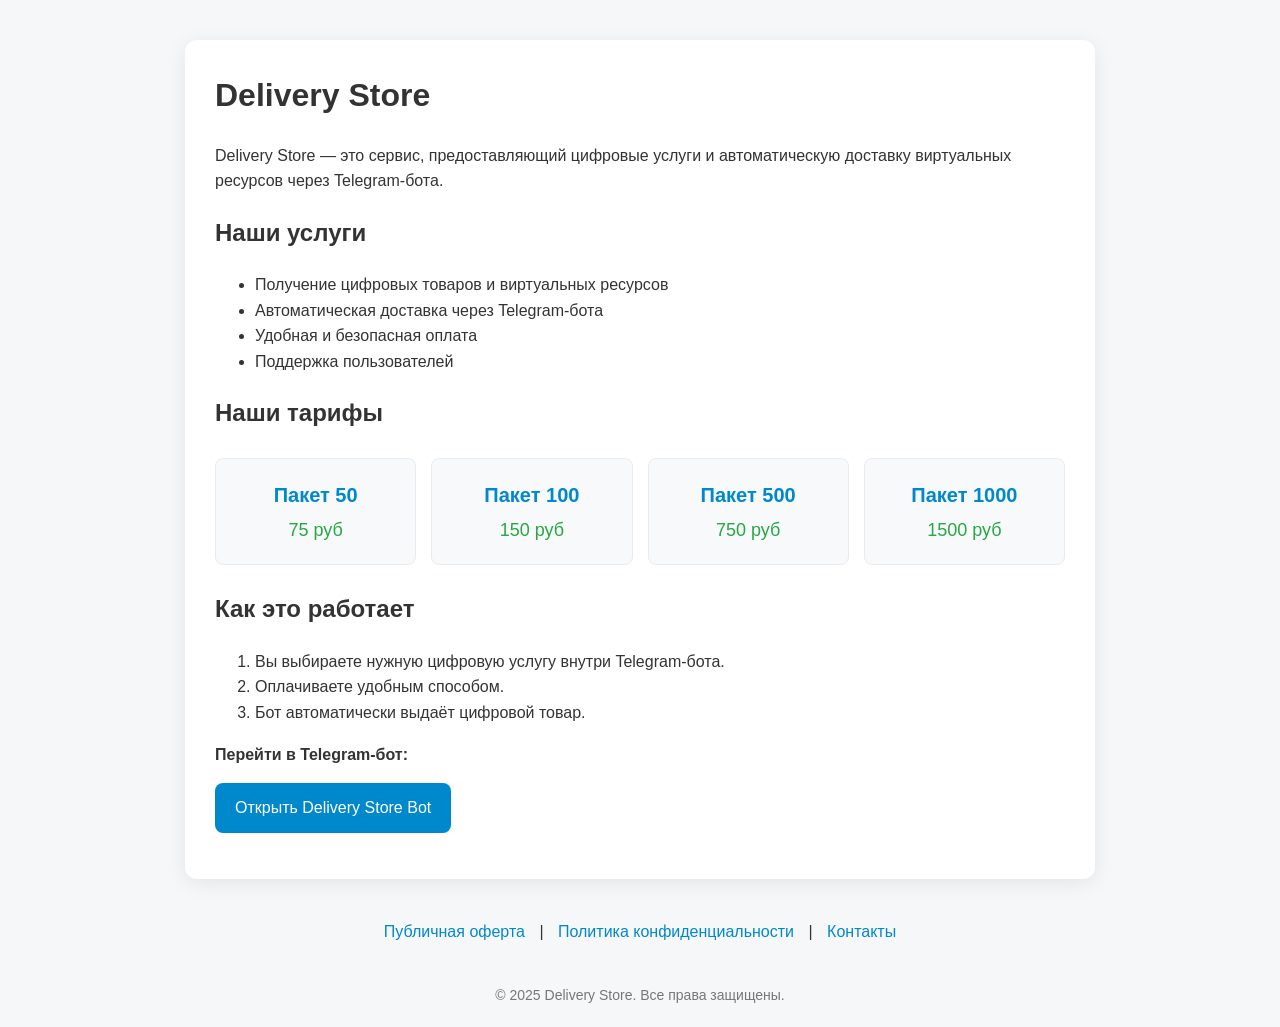
<file: index.html>
<!DOCTYPE html>
<html lang="ru">
<head>
    <meta charset="UTF-8">
    <title>Delivery Store — Цифровые услуги</title>
    <meta name="viewport" content="width=device-width, initial-scale=1.0">
    <style>
        body {
            font-family: Arial, sans-serif;
            background: #f6f7f9;
            margin: 0;
            padding: 0;
            line-height: 1.6;
            color: #333;
        }
        .container {
            max-width: 850px;
            margin: 40px auto;
            padding: 30px;
            background: #ffffff;
            border-radius: 12px;
            box-shadow: 0 4px 20px rgba(0,0,0,0.08);
        }
        h1 {
            margin-top: 0;
        }
        .btn {
            display: inline-block;
            background: #0088cc;
            color: #fff;
            padding: 12px 20px;
            text-decoration: none;
            border-radius: 8px;
            font-size: 16px;
        }
        footer {
            text-align: center;
            margin: 40px 0 20px 0;
            color: #777;
            font-size: 14px;
        }
        nav {
            text-align: center;
            margin-top: 20px;
        }
        nav a {
            color: #0088cc;
            margin: 0 10px;
            text-decoration: none;
        }
        .pricing {
            display: grid;
            grid-template-columns: repeat(auto-fit, minmax(200px, 1fr));
            gap: 15px;
            margin: 25px 0;
        }
        .price-item {
            background: #f8f9fa;
            padding: 20px;
            border-radius: 8px;
            text-align: center;
            border: 1px solid #e9ecef;
        }
        .price-amount {
            font-size: 20px;
            font-weight: bold;
            color: #0088cc;
            margin-bottom: 5px;
        }
        .price-cost {
            font-size: 18px;
            color: #28a745;
        }
    </style>
</head>
<body>

<div class="container">
    <h1>Delivery Store</h1>
    <p>Delivery Store — это сервис, предоставляющий цифровые услуги и автоматическую доставку виртуальных ресурсов через Telegram-бота.</p>

    <h2>Наши услуги</h2>
    <ul>
        <li>Получение цифровых товаров и виртуальных ресурсов</li>
        <li>Автоматическая доставка через Telegram-бота</li>
        <li>Удобная и безопасная оплата</li>
        <li>Поддержка пользователей</li>
    </ul>

    <h2>Наши тарифы</h2>
    <div class="pricing">
        <div class="price-item">
            <div class="price-amount">Пакет 50</div>
            <div class="price-cost">75 руб</div>
        </div>
        <div class="price-item">
            <div class="price-amount">Пакет 100</div>
            <div class="price-cost">150 руб</div>
        </div>
        <div class="price-item">
            <div class="price-amount">Пакет 500</div>
            <div class="price-cost">750 руб</div>
        </div>
        <div class="price-item">
            <div class="price-amount">Пакет 1000</div>
            <div class="price-cost">1500 руб</div>
        </div>
    </div>

    <h2>Как это работает</h2>
    <ol>
        <li>Вы выбираете нужную цифровую услугу внутри Telegram-бота.</li>
        <li>Оплачиваете удобным способом.</li>
        <li>Бот автоматически выдаёт цифровой товар.</li>
    </ol>

    <p><strong>Перейти в Telegram-бот:</strong></p>
    <p>
        <a class="btn" href="https://t.me/Deliverystars_bot" target="_blank">Открыть Delivery Store Bot</a>
    </p>
</div>

<nav>
    <a href="offer.html">Публичная оферта</a> |
    <a href="privacy.html">Политика конфиденциальности</a> |
    <a href="contacts.html">Контакты</a>
</nav>

<footer>© 2025 Delivery Store. Все права защищены.</footer>

</body>
</html>
</file>
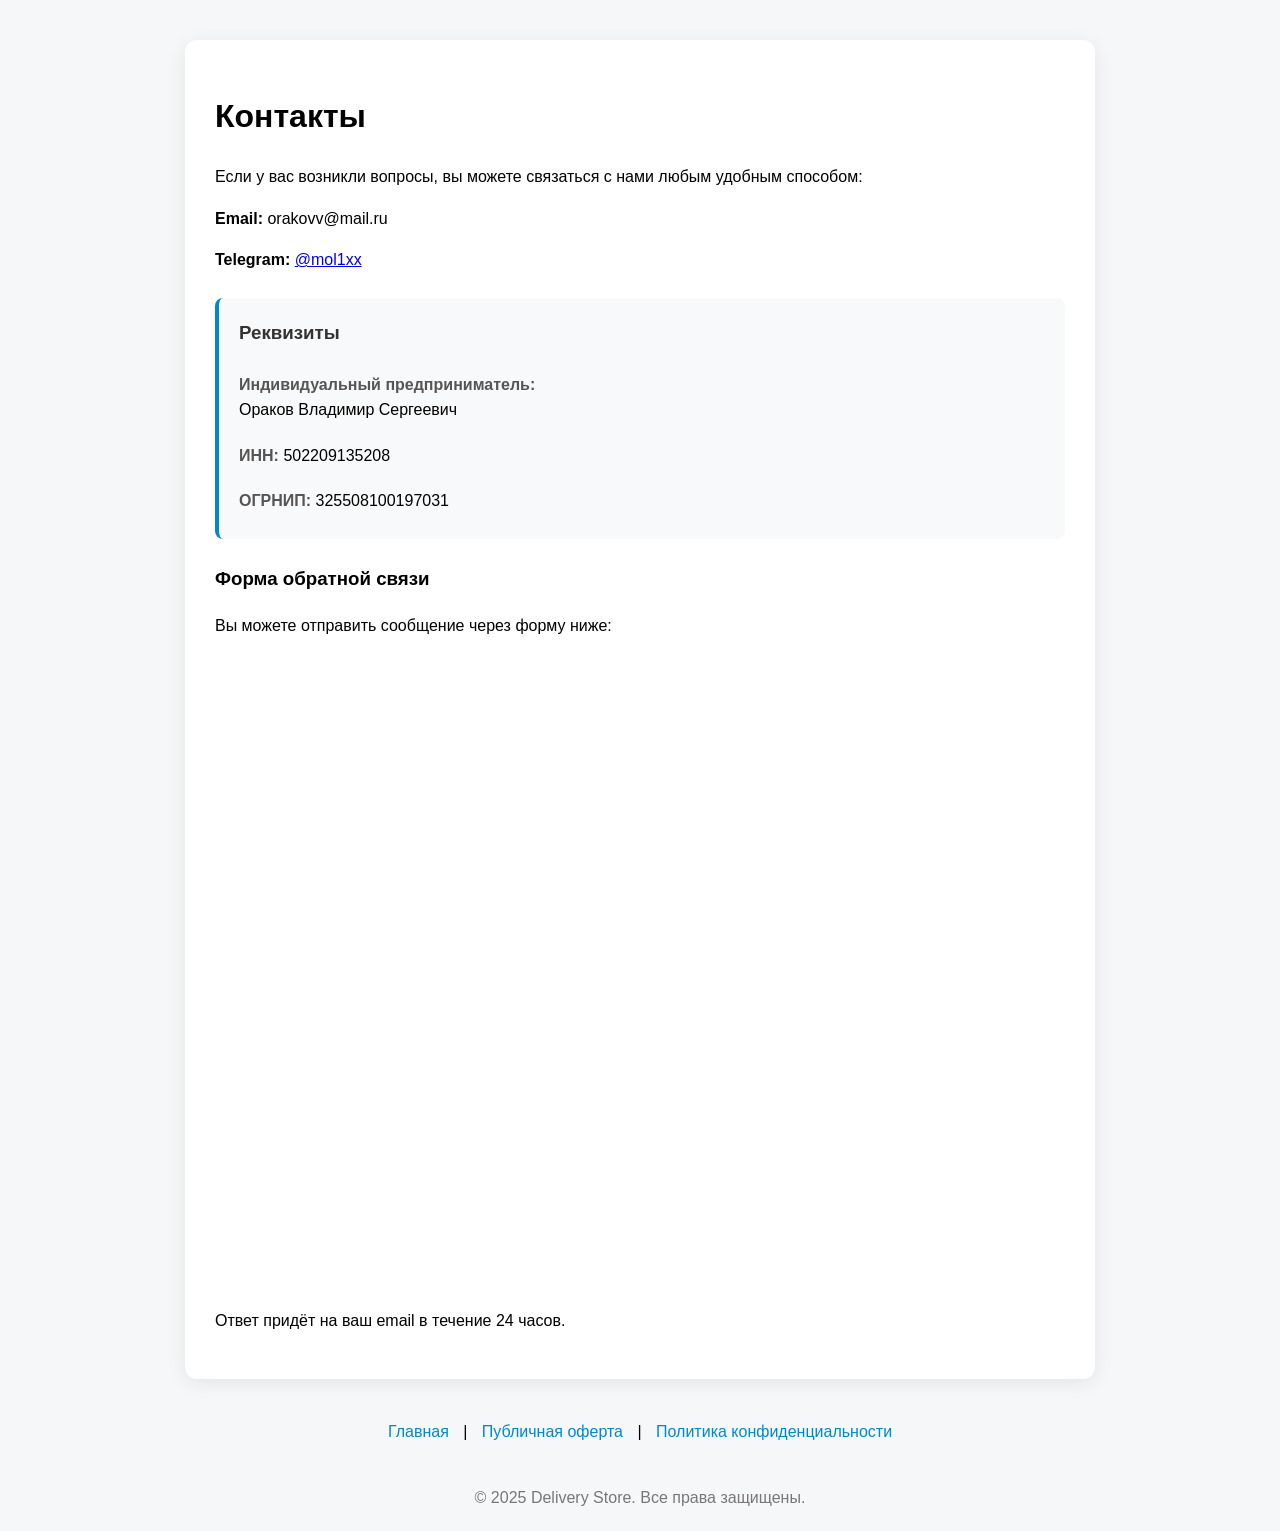
<file: contacts.html>
<!DOCTYPE html>
<html lang="ru">
<head>
    <meta charset="UTF-8">
    <title>Контакты — Delivery Store</title>
    <meta name="viewport" content="width=device-width, initial-scale=1.0">
    <style>
        body { 
            font-family: Arial, sans-serif; 
            background: #f6f7f9; 
            margin:0; 
            padding:0; 
            line-height: 1.6;
        }
        .container {
            max-width: 850px; 
            margin: 40px auto; 
            padding: 30px;
            background: #fff; 
            border-radius: 12px; 
            box-shadow: 0 4px 20px rgba(0,0,0,0.08);
        }
        nav a { 
            margin: 0 10px; 
            color: #0088cc; 
            text-decoration:none; 
        }
        footer { 
            text-align:center; 
            margin:40px 0 20px; 
            color:#777; 
        }
        .business-info {
            background: #f8f9fa;
            padding: 20px;
            border-radius: 8px;
            margin: 25px 0;
            border-left: 4px solid #0088cc;
        }
        .business-info h3 {
            margin-top: 0;
            color: #333;
        }
        .business-details {
            display: grid;
            grid-template-columns: 1fr;
            gap: 10px;
        }
        .business-item {
            padding: 5px 0;
        }
        .business-label {
            font-weight: bold;
            color: #555;
        }
        iframe {
            width: 100%;
            height: 600px;
            border: none;
            border-radius: 8px;
            margin: 15px 0;
        }
    </style>
</head>
<body>

<div class="container">
    <h1>Контакты</h1>

    <p>Если у вас возникли вопросы, вы можете связаться с нами любым удобным способом:</p>

    <p><strong>Email:</strong> orakovv@mail.ru</p>
    <p><strong>Telegram:</strong> <a href="https://t.me/Deliverystars_bot" target="_blank">@mol1xx</a></p>

    <div class="business-info">
        <h3>Реквизиты</h3>
        <div class="business-details">
            <div class="business-item">
                <span class="business-label">Индивидуальный предприниматель:</span><br>
                Ораков Владимир Сергеевич
            </div>
            <div class="business-item">
                <span class="business-label">ИНН:</span> 502209135208
            </div>
            <div class="business-item">
                <span class="business-label">ОГРНИП:</span> 325508100197031
            </div>
        </div>
    </div>

    <h3>Форма обратной связи</h3>
    <p>Вы можете отправить сообщение через форму ниже:</p>

    <iframe src="https://docs.google.com/forms/d/e/1FAIpQLSf2yZDWJY6uURqmAOpDiWgWT4btwm_feb30k92fAqfqjBQppw/viewform?usp=dialog">Загрузка…</iframe>

    <p>Ответ придёт на ваш email в течение 24 часов.</p>
</div>

<nav style="text-align:center;">
    <a href="index.html">Главная</a> |
    <a href="offer.html">Публичная оферта</a> |
    <a href="privacy.html">Политика конфиденциальности</a>
</nav>

<footer>© 2025 Delivery Store. Все права защищены.</footer>

</body>
</html>
</file>
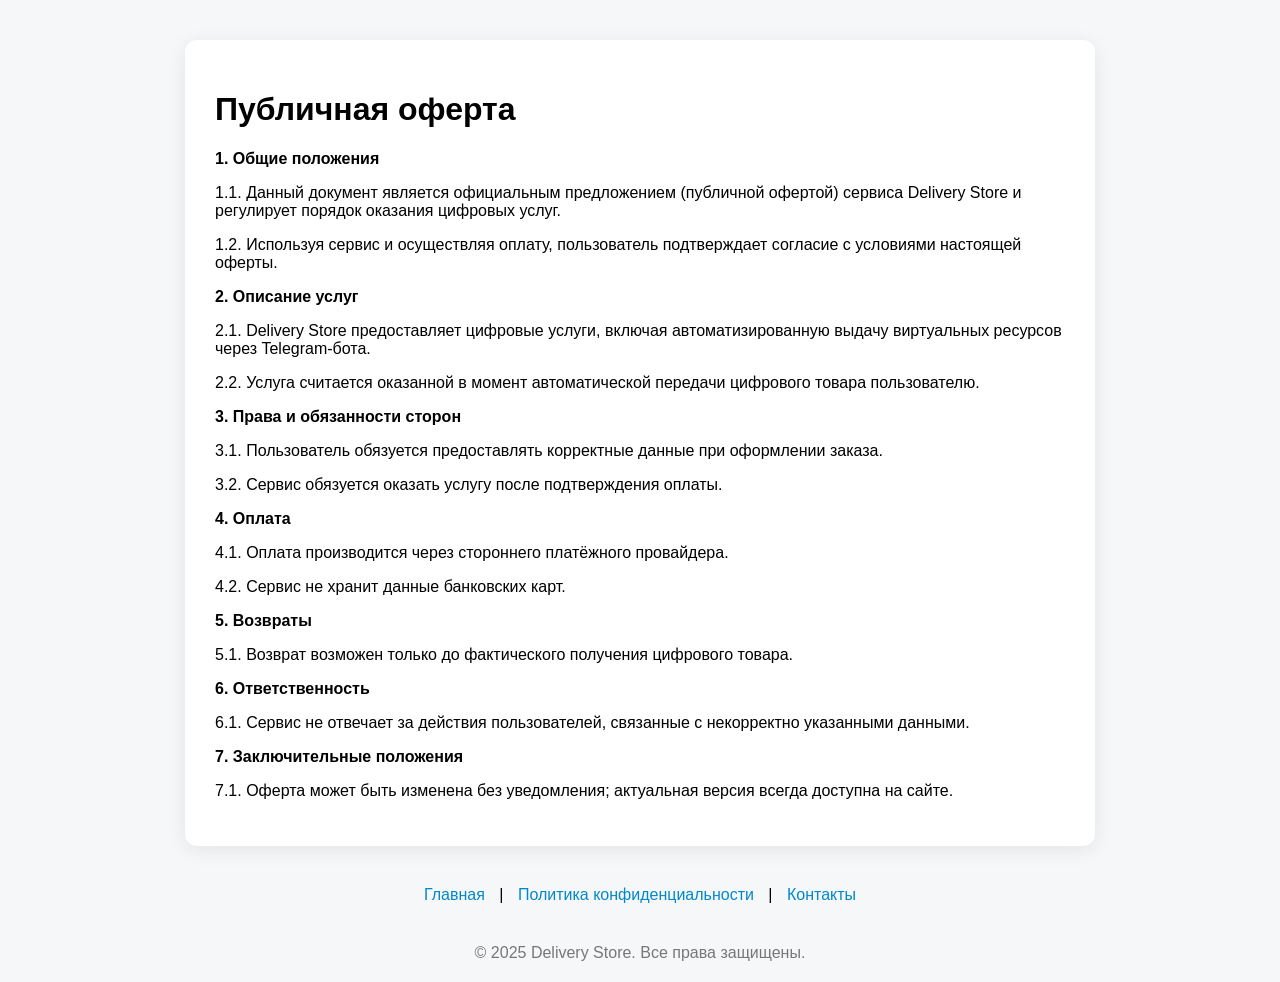
<file: offer.html>
<!DOCTYPE html>
<html lang="ru">
<head>
    <meta charset="UTF-8">
    <title>Публичная оферта — Delivery Store</title>
    <meta name="viewport" content="width=device-width, initial-scale=1.0">
    <style>
        body { font-family: Arial, sans-serif; background:#f6f7f9; margin:0; padding:0; }
        .container {
            max-width:850px; margin:40px auto; padding:30px;
            background:#fff; border-radius:12px; box-shadow:0 4px 20px rgba(0,0,0,0.08);
        }
        nav a { margin:0 10px; color:#0088cc; text-decoration:none; }
        footer { text-align:center; margin:40px 0 20px; color:#777; }
    </style>
</head>
<body>

<div class="container">
<h1>Публичная оферта</h1>

<p><strong>1. Общие положения</strong></p>
<p>1.1. Данный документ является официальным предложением (публичной офертой) сервиса Delivery Store и регулирует порядок оказания цифровых услуг.</p>
<p>1.2. Используя сервис и осуществляя оплату, пользователь подтверждает согласие с условиями настоящей оферты.</p>

<p><strong>2. Описание услуг</strong></p>
<p>2.1. Delivery Store предоставляет цифровые услуги, включая автоматизированную выдачу виртуальных ресурсов через Telegram-бота.</p>
<p>2.2. Услуга считается оказанной в момент автоматической передачи цифрового товара пользователю.</p>

<p><strong>3. Права и обязанности сторон</strong></p>
<p>3.1. Пользователь обязуется предоставлять корректные данные при оформлении заказа.</p>
<p>3.2. Сервис обязуется оказать услугу после подтверждения оплаты.</p>

<p><strong>4. Оплата</strong></p>
<p>4.1. Оплата производится через стороннего платёжного провайдера.</p>
<p>4.2. Сервис не хранит данные банковских карт.</p>

<p><strong>5. Возвраты</strong></p>
<p>5.1. Возврат возможен только до фактического получения цифрового товара.</p>

<p><strong>6. Ответственность</strong></p>
<p>6.1. Сервис не отвечает за действия пользователей, связанные с некорректно указанными данными.</p>

<p><strong>7. Заключительные положения</strong></p>
<p>7.1. Оферта может быть изменена без уведомления; актуальная версия всегда доступна на сайте.</p>

</div>

<nav style="text-align:center;">
    <a href="index.html">Главная</a> |
    <a href="privacy.html">Политика конфиденциальности</a> |
    <a href="contacts.html">Контакты</a>
</nav>

<footer>© 2025 Delivery Store. Все права защищены.</footer>

</body>
</html>
</file>
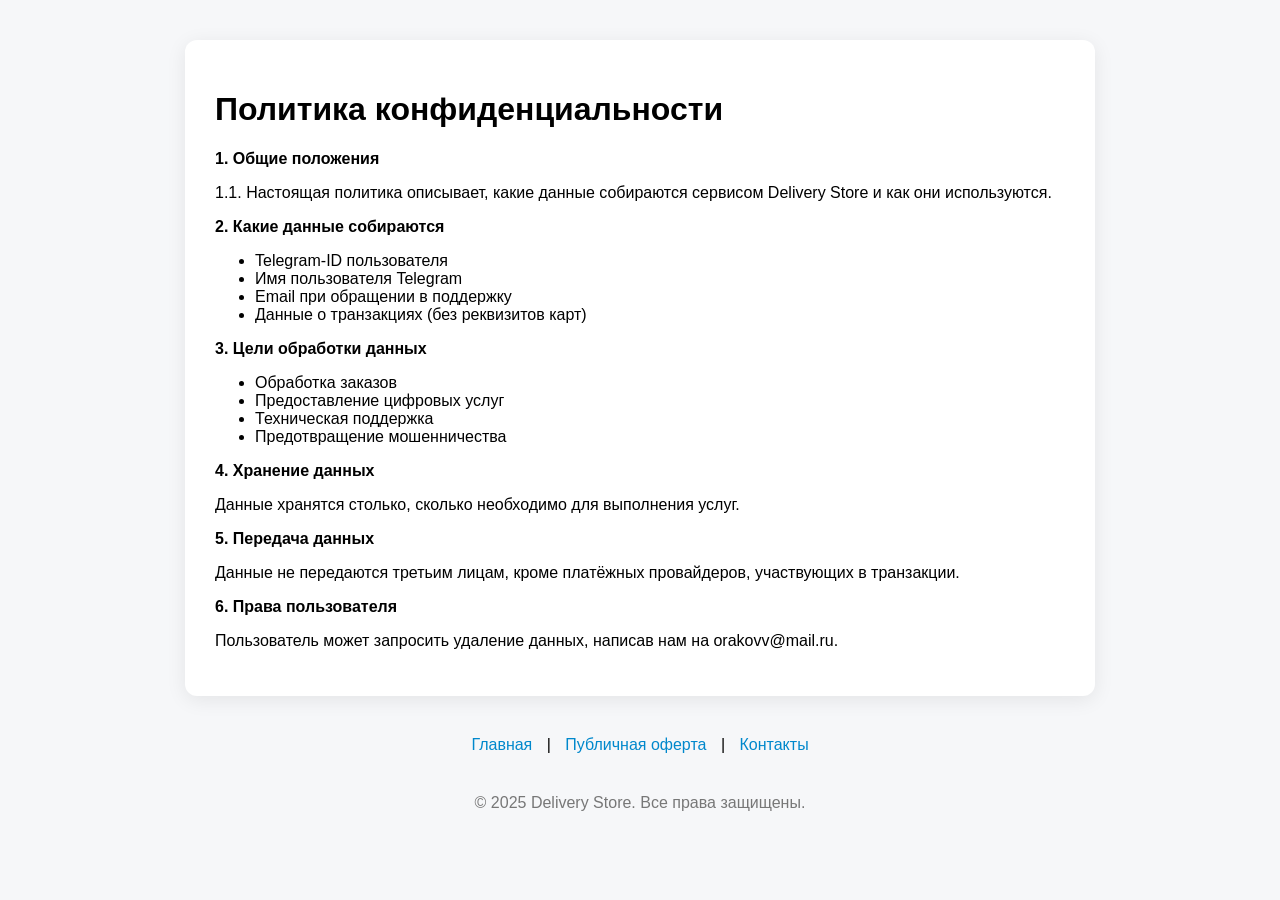
<file: privacy.html>
<!DOCTYPE html>
<html lang="ru">
<head>
    <meta charset="UTF-8">
    <title>Политика конфиденциальности — Delivery Store</title>
    <meta name="viewport" content="width=device-width, initial-scale=1.0">
    <style>
        body { font-family:Arial, sans-serif; background:#f6f7f9; margin:0; padding:0; }
        .container {
            max-width:850px; margin:40px auto; padding:30px;
            background:#fff; border-radius:12px; box-shadow:0 4px 20px rgba(0,0,0,0.08);
        }
        nav a { margin:0 10px; color:#0088cc; text-decoration:none; }
        footer { text-align:center; margin:40px 0 20px; color:#777; }
    </style>
</head>
<body>

<div class="container">
    <h1>Политика конфиденциальности</h1>

    <p><strong>1. Общие положения</strong></p>
    <p>1.1. Настоящая политика описывает, какие данные собираются сервисом Delivery Store и как они используются.</p>

    <p><strong>2. Какие данные собираются</strong></p>
    <ul>
        <li>Telegram-ID пользователя</li>
        <li>Имя пользователя Telegram</li>
        <li>Email при обращении в поддержку</li>
        <li>Данные о транзакциях (без реквизитов карт)</li>
    </ul>

    <p><strong>3. Цели обработки данных</strong></p>
    <ul>
        <li>Обработка заказов</li>
        <li>Предоставление цифровых услуг</li>
        <li>Техническая поддержка</li>
        <li>Предотвращение мошенничества</li>
    </ul>

    <p><strong>4. Хранение данных</strong></p>
    <p>Данные хранятся столько, сколько необходимо для выполнения услуг.</p>

    <p><strong>5. Передача данных</strong></p>
    <p>Данные не передаются третьим лицам, кроме платёжных провайдеров, участвующих в транзакции.</p>

    <p><strong>6. Права пользователя</strong></p>
    <p>Пользователь может запросить удаление данных, написав нам на orakovv@mail.ru.</p>

</div>

<nav style="text-align:center;">
    <a href="index.html">Главная</a> |
    <a href="offer.html">Публичная оферта</a> |
    <a href="contacts.html">Контакты</a>
</nav>

<footer>© 2025 Delivery Store. Все права защищены.</footer>

</body>
</html>
</file>
